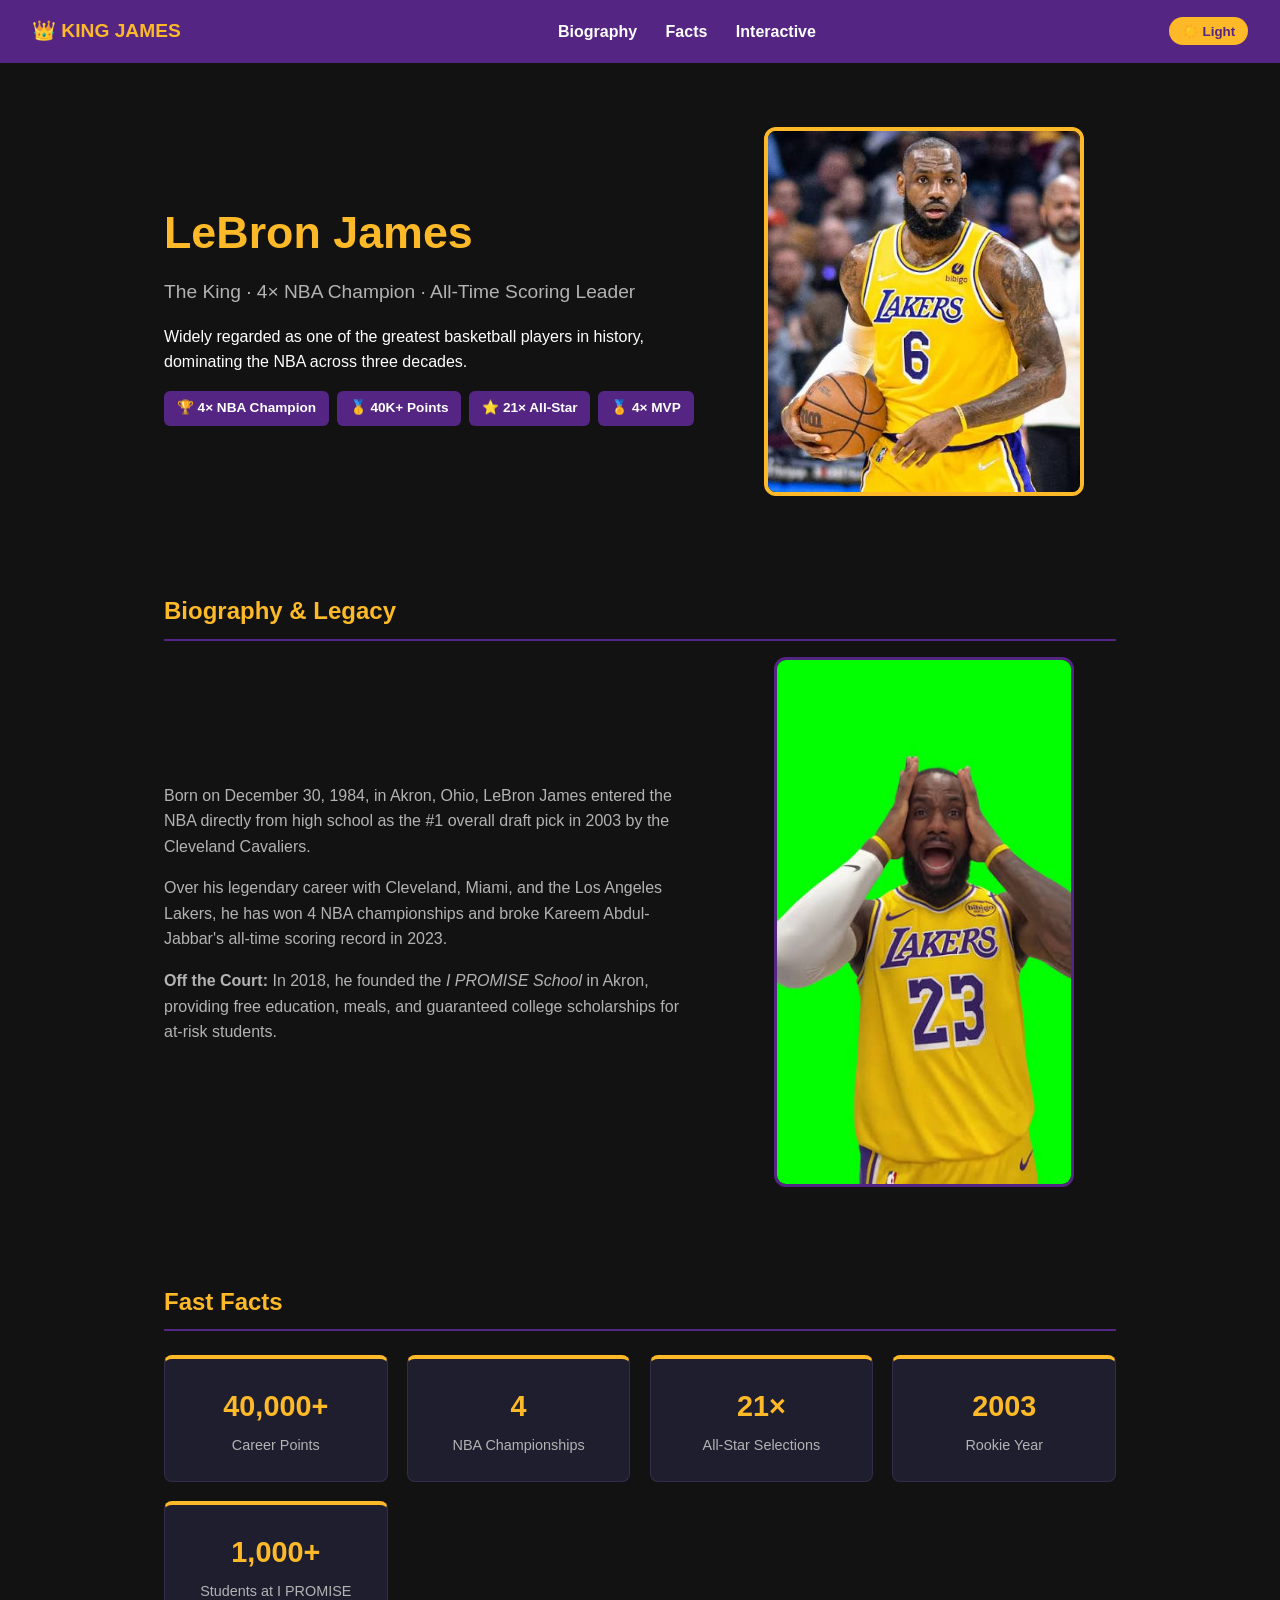
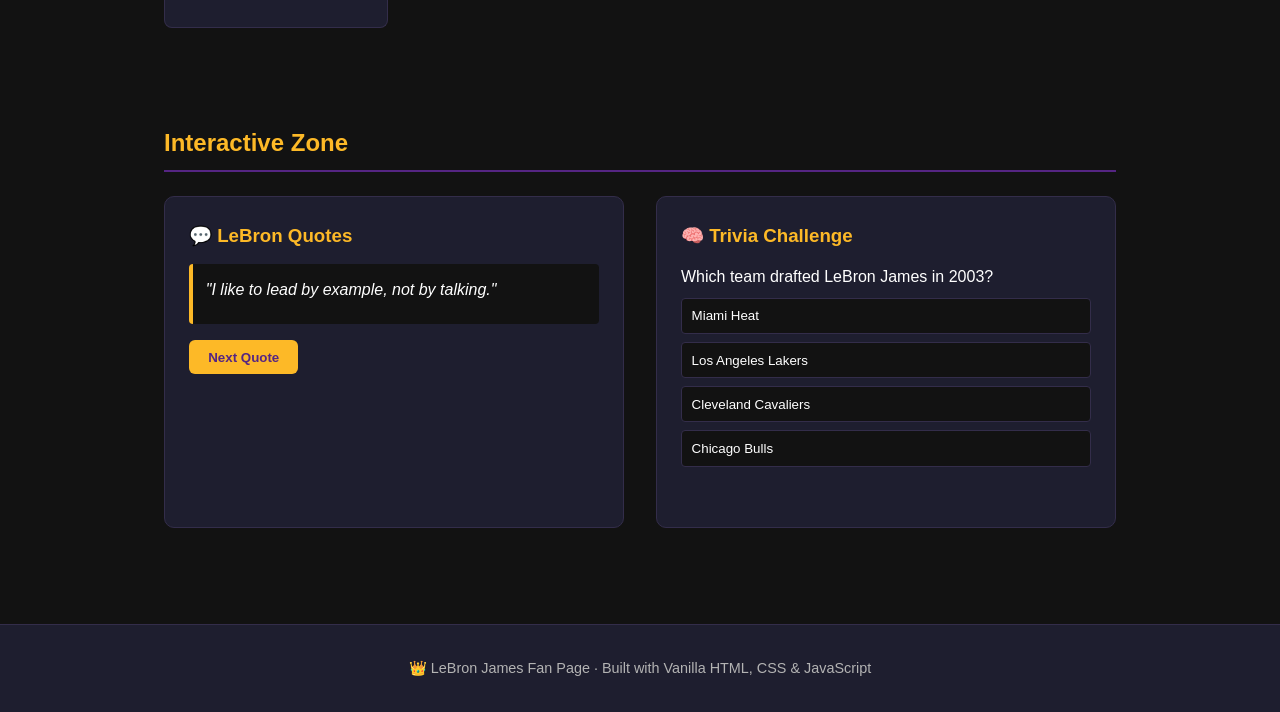
<file: fanpage.html>
<!DOCTYPE html>
<html lang="en" data-theme="dark">
<head>
  <meta charset="UTF-8" />
  <meta name="viewport" content="width=device-width, initial-scale=1.0" />
  <title>LeBron James — Fan Page</title>

  <style>
    /* =========================================================
       1. COLOR VARIABLES (Lakers Theme + Dark/Light Mode)
       ========================================================= */
    :root {
      --purple: #552583;
      --gold: #FDB927;
      
      /* Dark mode colors (default) */
      --bg: #121212;
      --card-bg: #1e1e2f;
      --text: #ffffff;
      --text-muted: #b3b3b3;
      --border: #332d4a;
    }

    [data-theme="light"] {
      /* Light mode colors */
      --bg: #f8f9fa;
      --card-bg: #ffffff;
      --text: #1a1a1a;
      --text-muted: #555555;
      --border: #e0e0e0;
    }

    /* =========================================================
       2. GLOBAL RESET & BASE STYLES
       ========================================================= */
    * {
      box-sizing: border-box;
      margin: 0;
      padding: 0;
    }

    body {
      font-family: Arial, sans-serif;
      background-color: var(--bg);
      color: var(--text);
      line-height: 1.6;
      transition: background-color 0.3s, color 0.3s;
    }

    /* Standard section spacing */
    section {
      padding: 3rem 1.5rem;
      max-width: 1000px;
      margin: 0 auto;
    }

    h2 {
      color: var(--gold);
      margin-bottom: 1rem;
      border-bottom: 2px solid var(--purple);
      padding-bottom: 0.5rem;
    }

    /* =========================================================
       3. NAVIGATION BAR
       ========================================================= */
    nav {
      background-color: var(--purple);
      padding: 1rem 2rem;
      display: flex;
      justify-content: space-between;
      align-items: center;
      position: sticky;
      top: 0;
      z-index: 10;
    }

    .nav-logo {
      color: var(--gold);
      font-weight: bold;
      font-size: 1.2rem;
      text-decoration: none;
    }

    .nav-links a {
      color: #ffffff;
      text-decoration: none;
      margin-left: 1.5rem;
      font-weight: bold;
    }

    .nav-links a:hover {
      color: var(--gold);
    }

    #theme-toggle {
      background: var(--gold);
      color: var(--purple);
      border: none;
      padding: 0.4rem 0.8rem;
      border-radius: 20px;
      cursor: pointer;
      font-weight: bold;
    }

    /* =========================================================
       4. HERO SECTION
       ========================================================= */
    #hero {
      display: flex;
      flex-wrap: wrap;
      align-items: center;
      justify-content: space-between;
      gap: 2rem;
      padding-top: 4rem;
    }

    .hero-text {
      flex: 1 1 450px;
    }

    .hero-text h1 {
      font-size: 2.8rem;
      color: var(--gold);
    }

    .hero-sub {
      font-size: 1.2rem;
      color: var(--text-muted);
      margin: 0.5rem 0 1rem;
    }

    .badges {
      display: flex;
      flex-wrap: wrap;
      gap: 0.5rem;
      margin-top: 1rem;
    }

    .badge {
      background-color: var(--purple);
      color: #ffffff;
      padding: 0.4rem 0.8rem;
      border-radius: 6px;
      font-size: 0.85rem;
      font-weight: bold;
    }

    .hero-image {
      flex: 1 1 300px;
      text-align: center;
    }

    .hero-image img {
      width: 100%;
      max-width: 320px;
      border-radius: 12px;
      border: 4px solid var(--gold);
      display: block;
      margin: 0 auto;
    }

    /* =========================================================
       5. BIOGRAPHY SECTION
       ========================================================= */
    .bio-container {
      display: flex;
      flex-wrap: wrap;
      gap: 2rem;
      align-items: center;
    }

    .bio-text {
      flex: 1 1 450px;
    }

    .bio-text p {
      margin-bottom: 1rem;
      color: var(--text-muted);
    }

    .bio-image {
      flex: 1 1 300px;
      text-align: center;
    }

    .bio-image img {
      width: 100%;
      max-width: 300px;
      border-radius: 12px;
      border: 3px solid var(--purple);
      display: block;
      margin: 0 auto;
    }

    /* =========================================================
       6. FAST FACTS (CSS Grid)
       ========================================================= */
    .facts-grid {
      display: grid;
      grid-template-columns: repeat(auto-fit, minmax(180px, 1fr));
      gap: 1.2rem;
      margin-top: 1.5rem;
    }

    .fact-card {
      background-color: var(--card-bg);
      border: 1px solid var(--border);
      border-top: 4px solid var(--gold);
      border-radius: 8px;
      padding: 1.5rem;
      text-align: center;
    }

    .fact-number {
      font-size: 1.8rem;
      font-weight: bold;
      color: var(--gold);
    }

    .fact-label {
      font-size: 0.9rem;
      color: var(--text-muted);
      margin-top: 0.3rem;
    }

    /* =========================================================
       7. INTERACTIVE FEATURES (Cards & Buttons)
       ========================================================= */
    .interactive-grid {
      display: grid;
      grid-template-columns: repeat(auto-fit, minmax(300px, 1fr));
      gap: 2rem;
      margin-top: 1.5rem;
    }

    .card {
      background-color: var(--card-bg);
      border: 1px solid var(--border);
      border-radius: 10px;
      padding: 1.5rem;
    }

    .card h3 {
      color: var(--gold);
      margin-bottom: 0.8rem;
    }

    /* Buttons */
    .btn {
      background-color: var(--gold);
      color: var(--purple);
      border: none;
      padding: 0.6rem 1.2rem;
      border-radius: 6px;
      font-weight: bold;
      cursor: pointer;
      margin-top: 1rem;
    }

    .btn:hover {
      opacity: 0.9;
    }

    /* Quote Box */
    #quote-box {
      font-style: italic;
      color: var(--text);
      min-height: 60px;
      padding: 0.8rem;
      background-color: var(--bg);
      border-left: 4px solid var(--gold);
      border-radius: 4px;
    }

    /* Trivia Options */
    .trivia-btn {
      display: block;
      width: 100%;
      text-align: left;
      background-color: var(--bg);
      color: var(--text);
      border: 1px solid var(--border);
      padding: 0.6rem;
      margin-top: 0.5rem;
      border-radius: 4px;
      cursor: pointer;
    }

    .trivia-btn:hover:not(:disabled) {
      border-color: var(--gold);
    }

    .trivia-btn.correct {
      background-color: #2e7d32;
      color: #ffffff;
    }

    .trivia-btn.wrong {
      background-color: #c62828;
      color: #ffffff;
    }

    #feedback {
      margin-top: 0.8rem;
      font-weight: bold;
      min-height: 24px;
    }

    /* =========================================================
       8. FOOTER
       ========================================================= */
    footer {
      background-color: var(--card-bg);
      text-align: center;
      padding: 2rem;
      border-top: 1px solid var(--border);
      color: var(--text-muted);
      font-size: 0.9rem;
      margin-top: 3rem;
    }
  </style>
</head>
<body>

  <!-- Navigation -->
  <nav>
    <a href="#hero" class="nav-logo">👑 KING JAMES</a>
    <div class="nav-links">
      <a href="#bio">Biography</a>
      <a href="#facts">Facts</a>
      <a href="#interactive">Interactive</a>
    </div>
    <button id="theme-toggle">☀️ Light</button>
  </nav>

  <!-- Hero Section -->
  <section id="hero">
    <div class="hero-text">
      <h1>LeBron James</h1>
      <p class="hero-sub">The King · 4× NBA Champion · All-Time Scoring Leader</p>
      <p>Widely regarded as one of the greatest basketball players in history, dominating the NBA across three decades.</p>
      
      <div class="badges">
        <span class="badge">🏆 4× NBA Champion</span>
        <span class="badge">🥇 40K+ Points</span>
        <span class="badge">⭐ 21× All-Star</span>
        <span class="badge">🏅 4× MVP</span>
      </div>
    </div>

    <div class="hero-image">
      <img src="img/images.jpg" alt="LeBron James Lakers" />
    </div>
  </section>

  <!-- Biography Section -->
  <section id="bio">
    <h2>Biography & Legacy</h2>
    <div class="bio-container">
      <div class="bio-text">
        <p>Born on December 30, 1984, in Akron, Ohio, LeBron James entered the NBA directly from high school as the #1 overall draft pick in 2003 by the Cleveland Cavaliers.</p>
        <p>Over his legendary career with Cleveland, Miami, and the Los Angeles Lakers, he has won 4 NBA championships and broke Kareem Abdul-Jabbar's all-time scoring record in 2023.</p>
        <p><strong>Off the Court:</strong> In 2018, he founded the <em>I PROMISE School</em> in Akron, providing free education, meals, and guaranteed college scholarships for at-risk students.</p>
      </div>

      <div class="bio-image">
        <img src="img/images (1).jpg" alt="LeBron James Celebration" />
      </div>
    </div>
  </section>

  <!-- Fast Facts Section -->
  <section id="facts">
    <h2>Fast Facts</h2>
    <div class="facts-grid">
      <div class="fact-card">
        <div class="fact-number">40,000+</div>
        <div class="fact-label">Career Points</div>
      </div>
      <div class="fact-card">
        <div class="fact-number">4</div>
        <div class="fact-label">NBA Championships</div>
      </div>
      <div class="fact-card">
        <div class="fact-number">21×</div>
        <div class="fact-label">All-Star Selections</div>
      </div>
      <div class="fact-card">
        <div class="fact-number">2003</div>
        <div class="fact-label">Rookie Year</div>
      </div>
      <div class="fact-card">
        <div class="fact-number">1,000+</div>
        <div class="fact-label">Students at I PROMISE</div>
      </div>
    </div>
  </section>

  <!-- Interactive Section -->
  <section id="interactive">
    <h2>Interactive Zone</h2>
    <div class="interactive-grid">

      <!-- Quote Generator -->
      <div class="card">
        <h3>💬 LeBron Quotes</h3>
        <div id="quote-box">"I like to lead by example, not by talking."</div>
        <button class="btn" id="quote-btn">Next Quote</button>
      </div>

      <!-- Trivia Quiz -->
      <div class="card">
        <h3>🧠 Trivia Challenge</h3>
        <p id="trivia-q">Which team drafted LeBron James in 2003?</p>
        <div id="trivia-options">
          <button class="trivia-btn" onclick="checkAnswer(this, false)">Miami Heat</button>
          <button class="trivia-btn" onclick="checkAnswer(this, false)">Los Angeles Lakers</button>
          <button class="trivia-btn" onclick="checkAnswer(this, true)">Cleveland Cavaliers</button>
          <button class="trivia-btn" onclick="checkAnswer(this, false)">Chicago Bulls</button>
        </div>
        <div id="feedback"></div>
      </div>

    </div>
  </section>

  <!-- Footer -->
  <footer>
    <p>👑 LeBron James Fan Page · Built with Vanilla HTML, CSS & JavaScript</p>
  </footer>

  <!-- JavaScript -->
  <script>
    // 1. Light / Dark Theme Toggle
    const themeBtn = document.getElementById('theme-toggle');
    const htmlTag = document.documentElement;

    themeBtn.addEventListener('click', function() {
      const currentTheme = htmlTag.getAttribute('data-theme');
      if (currentTheme === 'dark') {
        htmlTag.setAttribute('data-theme', 'light');
        themeBtn.textContent = '🌙 Dark';
      } else {
        htmlTag.setAttribute('data-theme', 'dark');
        themeBtn.textContent = '☀️ Light';
      }
    });

    // 2. Random Quote Generator
    const quotes = [
      "I like to lead by example, not by talking.",
      "You have to be able to accept failure to get better.",
      "Every day is a new opportunity to get better.",
      "Greatness is defined by how much you want to put into what you do.",
      "Don't be afraid of failure. This is the way to succeed."
    ];

    const quoteBox = document.getElementById('quote-box');
    const quoteBtn = document.getElementById('quote-btn');

    quoteBtn.addEventListener('click', function() {
      const randomIndex = Math.floor(Math.random() * quotes.length);
      quoteBox.textContent = `"${quotes[randomIndex]}"`;
    });

    // 3. Trivia Question Checker
    function checkAnswer(button, isCorrect) {
      const allButtons = document.querySelectorAll('.trivia-btn');
      const feedback = document.getElementById('feedback');

      // Disable buttons after answering
      allButtons.forEach(btn => btn.disabled = true);

      if (isCorrect) {
        button.classList.add('correct');
        feedback.textContent = '✅ Correct! Cleveland drafted him #1 overall in 2003.';
        feedback.style.color = '#2e7d32';
      } else {
        button.classList.add('wrong');
        feedback.textContent = '❌ Incorrect. The correct answer was Cleveland Cavaliers.';
        feedback.style.color = '#c62828';
      }
    }
  </script>

</body>
</html>
</file>
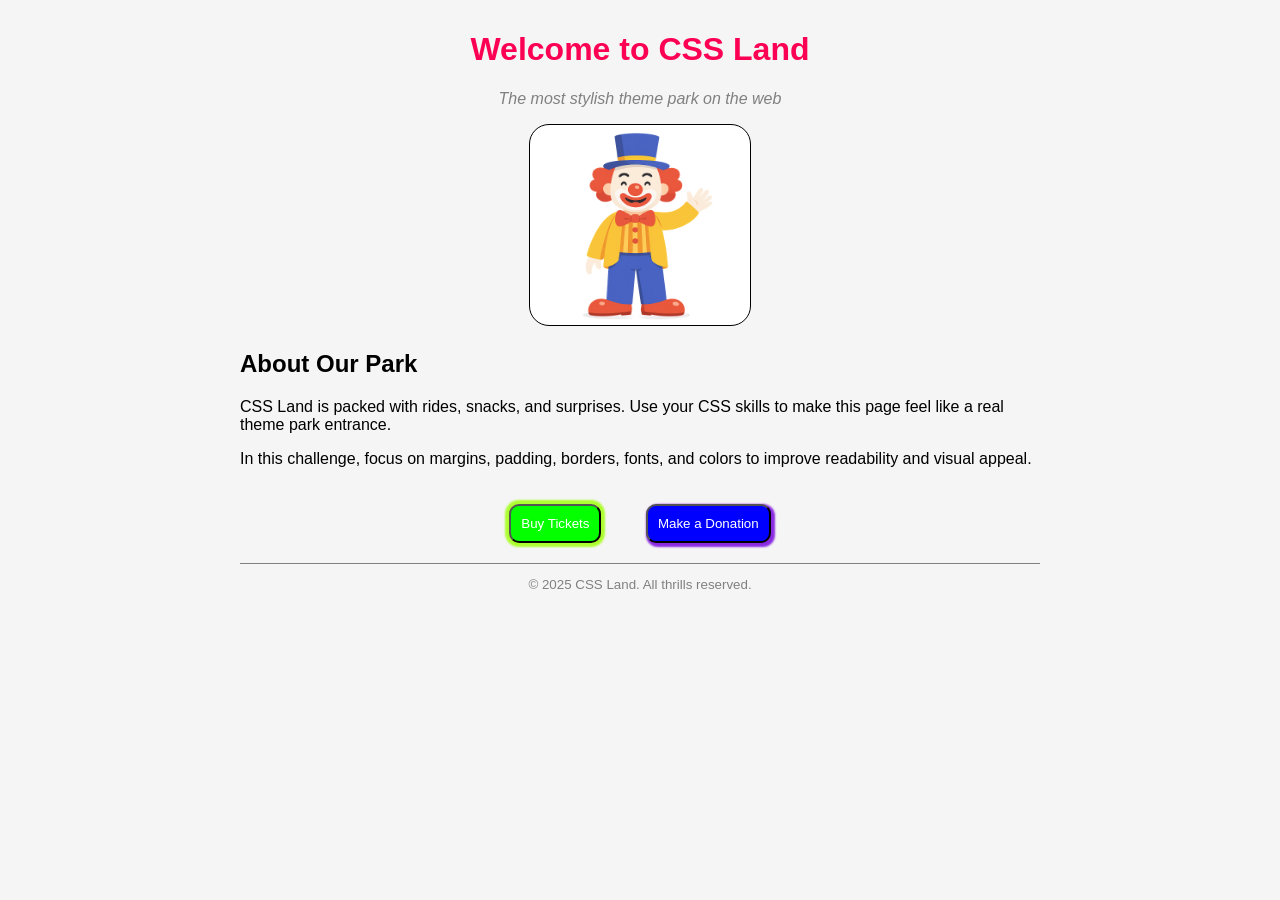
<file: Challenge1/home.html>
<!DOCTYPE html>
<html lang="en">
<head>
    <meta charset="UTF-8" />
    <meta name="viewport" content="width=device-width, initial-scale=1.0"/>
    <title>Challenge 1 - CSS Land - Welcome</title>
    <link rel="stylesheet" href="styles.css"/>
</head>
<body>

    <!-- DO NOT MODIFY HTML
         YOU MAY ONLY EDIT styles.css
    -->

    <div class="container">

        <header class="site-header">
            <h1>Welcome to <span class="park-name">CSS Land</span></h1>
            <p class="tagline">The most stylish theme park on the web</p>
        </header>

        <main>
            <section class="hero">
                <div class="mascot-placeholder" aria-label="Mascot placeholder" role="img">
                    <img id="mascot-image" src="mascot.png">
                </div>
            </section>

            <section class="about">
                <h2>About Our Park</h2>
                <p>CSS Land is packed with rides, snacks, and surprises. Use your CSS skills to make this
                    page feel like a real theme park entrance.
                </p>
                <p>In this challenge, focus on margins, padding, borders, fonts, and colors to improve
                    readability and visual appeal.
                </p>
            </section>

            <section class="actions">
                <button class="buy-tickets">Buy Tickets</button>
                <button class="make-donation">Make a Donation</button>
            </section>
        </main>

        <footer class="site-footer">
            <p>© 2025 CSS Land. All thrills reserved.</p>
        </footer>

    </div>

</body>
</html>
</file>
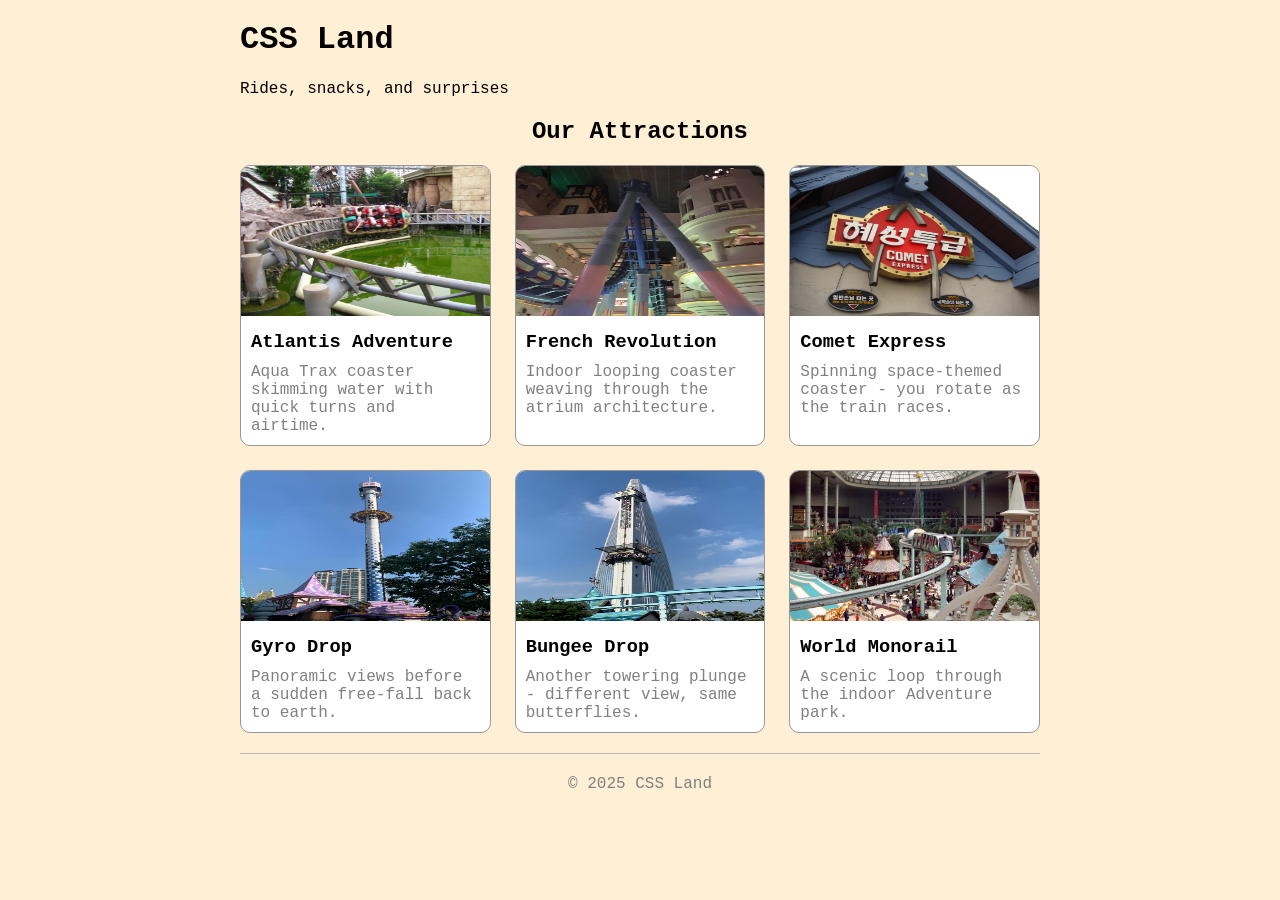
<file: Challenge2/home.html>
<!DOCTYPE html>
<html lang="en">
<head>
    <meta charset="UTF-8" />
    <meta name="viewport" content="width=device-width, initial-scale=1.0"/>
    <title>Challenge 2 - CSS Land - Attractions Gallery</title>
    <link rel="stylesheet" href="styles.css"/>
</head>
<body>

    <!-- DO NOT MODIFY home.html -->
    <!-- Add all styling in styles.css -->

    <div class="container">
        <header class="site-header">
            <h1>CSS Land</h1>
            <p class="tagline">Rides, snacks, and surprises</p>
        </header>

        <main>
            <section class="attractions">
                <h2>Our Attractions</h2>

                <div class="cards">
                    <article class="card">
                        <img src="images/atlantis.jpg" alt="Atlantis Adventure at Lotte World">
                        <h3>Atlantis Adventure</h3>
                        <p class="blurb">Aqua Trax coaster skimming water with quick turns and airtime.</p>
                    </article>

                    <article class="card">
                        <img src="images/french.jpg" alt="French Revolution indoor coaster">
                        <h3>French Revolution</h3>
                        <p class="blurb">Indoor looping coaster weaving through the atrium architecture.</p>
                    </article>

                    <article class="card">
                        <img src="images/comet.jpg" alt="Comet Express at Lotte World">
                        <h3>Comet Express</h3>
                        <p class="blurb">Spinning space-themed coaster - you rotate as the train races.</p>
                    </article>

                    <article class="card">
                        <img src="images/gyro.jpg" alt="Gyro Drop tower ride at Lotte World">
                        <h3>Gyro Drop</h3>
                        <p class="blurb">Panoramic views before a sudden free-fall back to earth.</p>
                    </article>

                    <article class="card">
                        <img src="images/bungee.jpg" alt="Bungee Drop at Lotte World">
                        <h3>Bungee Drop</h3>
                        <p class="blurb">Another towering plunge - different view, same butterflies.</p>
                    </article>

                    <article class="card">
                        <img src="images/monorail.jpg" alt="World Monorail at Lotte World Adventure">
                        <h3>World Monorail</h3>
                        <p class="blurb">A scenic loop through the indoor Adventure park.</p>
                    </article>
                </div>
            </section>
        </main>

        <footer class="site-footer">
            <p>© 2025 CSS Land</p>
        </footer>
    </div>

</body>
</html>
</file>
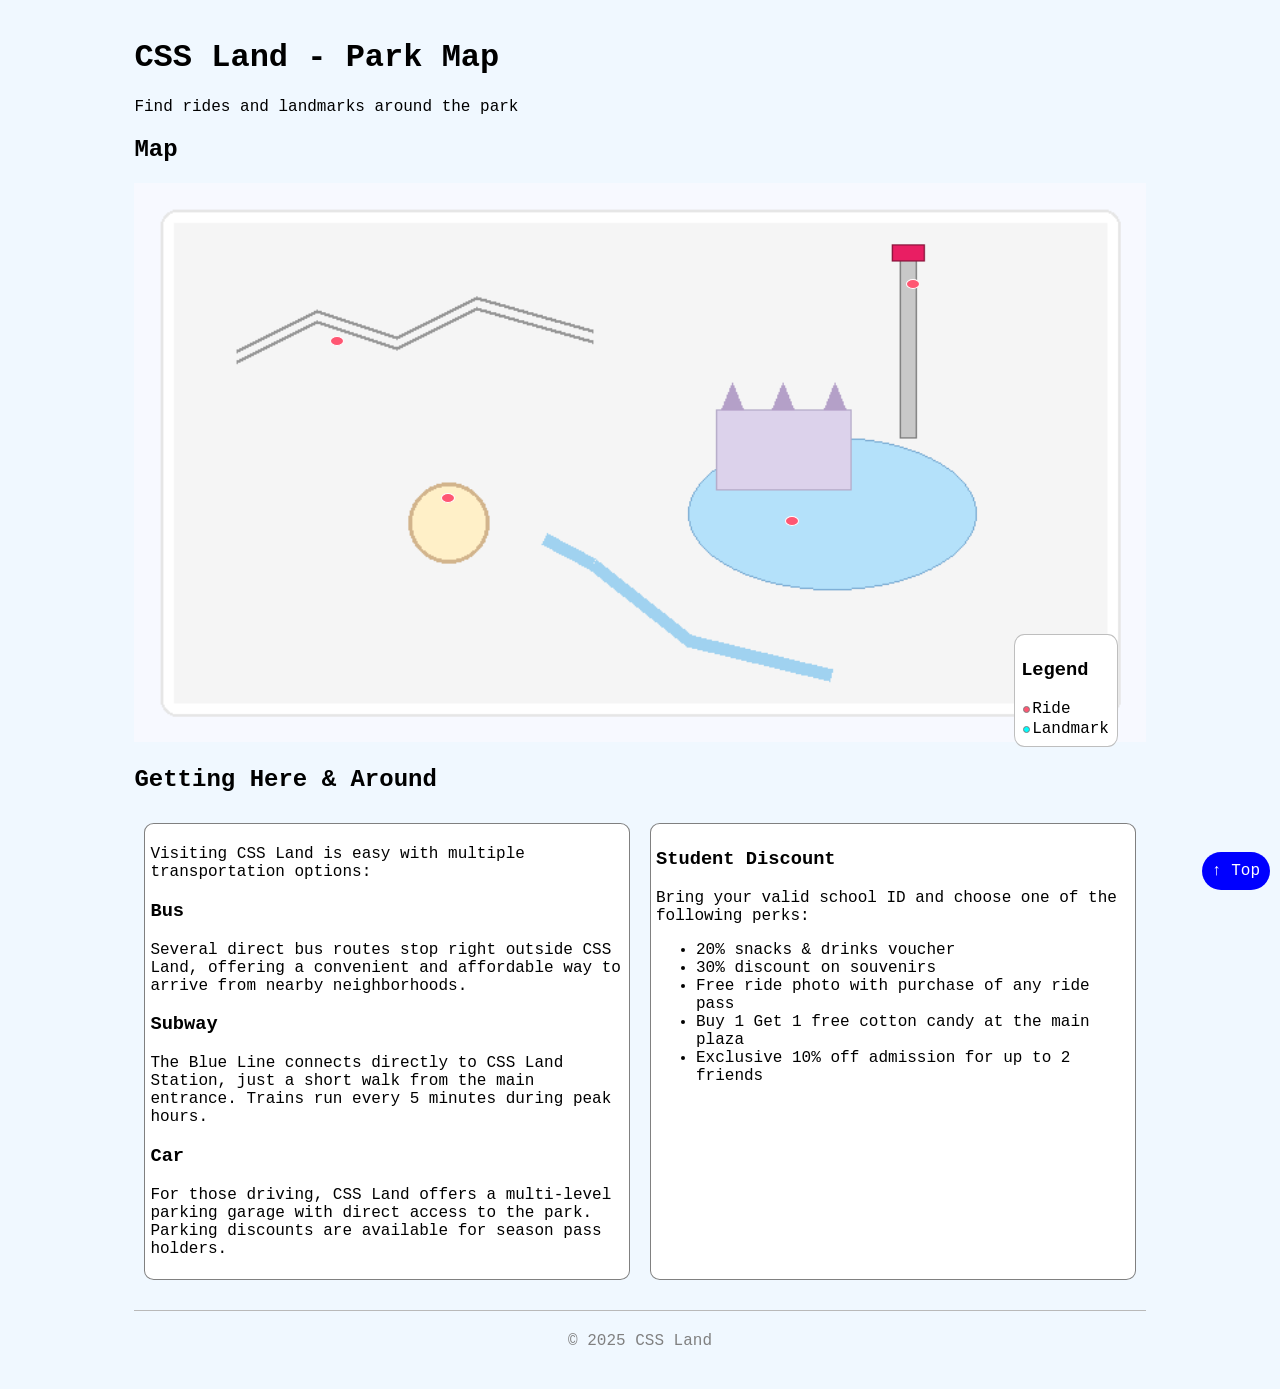
<file: Challenge3/home.html>
<!DOCTYPE html>
<html lang="en">
<head>
    <meta charset="UTF-8" />
    <meta name="viewport" content="width=device-width, initial-scale=1.0"/>
    <title>Challenge 3 - CSS Land - Park Map</title>
    <link rel="stylesheet" href="styles.css"/>
</head>
<body id="top">
    <!-- DO NOT MODIFY home.html -->
    <!-- Add all your styles in styles.css -->

    <div class="container">
        <header class="site-header">
            <h1>CSS Land - Park Map</h1>
            <p class="tagline">Find rides and landmarks around the park</p>
        </header>

        <main>
            <section class="map-section">
                <h2>Map</h2>

                <!-- Map wrapper: make this the positioning context -->
                <div class="map-wrapper">
                    <!-- Map image -->
                    <img class="park-map" src="map.png" alt="CSS Land Park Map">

                    <!-- Attraction markers (place precisely on the map) -->
                    <button class="marker" id="marker-atlantis" aria-label="Atlantis Adventure">
                        <span class="tooltip">Atlantis Adventure</span>
                    </button>

                    <button class="marker" id="marker-gyro" aria-label="Gyro Drop">
                        <span class="tooltip">Gyro Drop</span>
                    </button>

                    <button class="marker" id="marker-carousel" aria-label="Carousel Dreams">
                        <span class="tooltip">Carousel Dreams</span>
                    </button>

                    <button class="marker" id="marker-river" aria-label="River Rapids">
                        <span class="tooltip">River Rapids</span>
                    </button>

                    <!-- Legend box pinned to map corner -->
                    <aside class="legend">
                        <h3>Legend</h3>
                        <ul>
                            <li><span class="dot ride"></span> Ride</li>
                            <li><span class="dot landmark"></span> Landmark</li>
                        </ul>
                    </aside>
                </div>
            </section>

            <section class="transport">
                <h2>Getting Here & Around</h2>
                <div class="transport-columns">
                    <!-- Left column: Transportation info -->
                    <div class="transport-info">
                        <p>Visiting CSS Land is easy with multiple transportation options:</p>

                        <h3>Bus</h3>
                        <p>Several direct bus routes stop right outside CSS Land, offering a convenient and affordable way to arrive from nearby neighborhoods.</p>

                        <h3>Subway</h3>
                        <p>The Blue Line connects directly to CSS Land Station, just a short walk from the main entrance. Trains run every 5 minutes during peak hours.</p>

                        <h3>Car</h3>
                        <p>For those driving, CSS Land offers a multi-level parking garage with direct access to the park. Parking discounts are available for season pass holders.</p>
                    </div>

                    <!-- Right column: Student discount info -->
                    <div class="transport-discounts">
                        <h3>Student Discount</h3>
                        <p>Bring your valid school ID and choose one of the following perks:</p>
                        <ul>
                            <li>20% snacks & drinks voucher</li>
                            <li>30% discount on souvenirs</li>
                            <li>Free ride photo with purchase of any ride pass</li>
                            <li>Buy 1 Get 1 free cotton candy at the main plaza</li>
                            <li>Exclusive 10% off admission for up to 2 friends</li>
                        </ul>
                    </div>
                </div>
            </section>

        </main>

        <!-- Fixed Back to Top button -->
        <a href="#top" class="back-to-top" aria-label="Back to top">↑ Top</a>

        <footer class="site-footer">
            <p>© 2025 CSS Land</p>
        </footer>
    </div>
</body>
</html>
</file>
<file: Challenge1/styles.css>
/* styles.css - Challenge #1 (Skeleton) */

body{
    font-family: Arial, Helvetica, sans-serif;
    background-color: whitesmoke;
    color: black;
    margin: 0%;

}

.site-header{
    color: rgb(252, 0, 84);
    font-weight: bolder;
}
.tagline{
    color: grey;
    font-style: italic;
    font-weight: lighter;
}
.container{
    text-align: center;
    padding: 10px;
    max-width: 800px;

    width:90%;
    height:90%;
    margin: 0 auto;
}   
h2.about {
    line-height: 10px;

}
#mascot-image{
    width: 220px;
   height: 200px;
   border: 1px solid black;
   border-radius: 20px;
   background-color: white;

}

.about{
    text-align: left;
}
button{
    color: white;
    padding: 10px;
    border-radius: 10px;
    margin: 20px;
}
.buy-tickets{
    background-color: #04ff00;
    box-shadow: 0px 0px 2px 4px greenyellow;

}
button:hover{
    cursor: pointer;
}
.buy-tickets:hover{
    background-color: #028000;
}
.make-donation{
    background-color: blue;
    box-shadow: 2px 2px 2px 2px blueviolet;

}
.make-donation:hover{
    background-color: rgb(0, 0, 111);

}

.site-footer{
    font-size: smaller;
    color: grey;
    border-top: 1px solid grey;
}
</file>
<file: Challenge2/styles.css>
/* styles.css - Challenge #2 (Skeleton: Rides Gallery) */


/* 0) Base page */
body {
    font-family: 'Courier New', Courier, monospace;
    background-color: papayawhip;
    height: 100%;

}

/* 1) Container */
.container{
       margin: 0 auto;
    max-width: 800px;

}

/* 2) Section heading */
.attractions h2 {
    font-weight: bolder !important;
    text-align: center;


}

/* 3) Cards wrapper (center all cards horizontally) */
.cards {
    display: flex;
    flex-wrap: wrap;

    gap: 1.5rem;
    margin: 0 auto;
}

/* 4) Card (size, spacing, border, rounded corners) */
.card {
    border-radius: 10px;
    flex: 1 1 220px;
    overflow: hidden;
    background-color: white;
    border: 1px solid rgb(150, 150, 150);

}

/* 5) Card text (h3 title, paragraph blurb) */

.card h3{
    margin: 10px;

}
.card .blurb {

    color: grey;
    margin: 10px;


}


/* 6) Card image (fit within card, centered) */
.card img {
    width: 100%;
    height: 150px;
}

/* 7) Hover state: change border to green, then make it wigglew */
@keyframes wiggle {
    0%   { transform: rotate(0deg); }
    25%  { transform: rotate(3deg); }
    50%  { transform: rotate(-3deg); }
    75%  { transform: rotate(2deg); }
    100% { transform: rotate(0deg); }
}

.card:hover{
    animation: wiggle 0.4s;
}

/* 8) Footer */

.site-footer{
    text-align: center;
    color: grey;
    border-top: 0.5px solid rgb(185, 185, 185);
    margin-top: 20px;
    padding:5px
}
</file>
<file: Challenge3/styles.css>
/* styles.css - Challenge #3 (Skeleton: Park Map - Positioning) */


/* 0) Base page (font, background, text color, remove default margins) */
body{
   background-color: aliceblue;
   color: black;
   font-family: 'Courier New', Courier, monospace;
}

/* 1) Container (center, max-width, padding) */
.container{
       margin: 0 auto;
       width:80%;
       padding: 10px;

}

/* 2) Map section heading (spacing, readability) */
.map-section h2 {
   font-size: 1.5rem

   ;}

/* 3) Map wrapper
   - Make this the positioning context for absolute children (hint: relative).
   - Ensure it doesn't overflow horizontally.
*/
.map-wrapper{
   overflow:hidden;
   position: relative
}

/* 4) Map image
   - Keep it responsive inside the container (full width of wrapper, auto height).
*/

.park-map {
   height: auto;
   width:100%

}

/* 5) Markers
   - Style as small circular buttons (size, color, border-radius).
   - Absolutely position them using top/left percentages so they sit over the map.
   - Center each marker over its coordinates (hint: translate).
   - Ensure markers appear ABOVE the map (z-index).
*/
.marker{
   position: absolute;
   width: 10px;
   height: 10px;
   background-color: rgb(255, 86, 114);
   border: 1px solid white;
   border-radius: 50%;
   transform:translate(-50%, -50%);
}
#marker-atlantis{
   top:28%;
   left: 20%;
}
#marker-gyro{
top: 18%;
left: 77%;
}
#marker-carousel{top: 56%;
left: 31%;
}
#marker-river{top: 60%;left: 65%;}
/* 6) Tooltips
   - Hidden by default; visible on hover of the marker.
   - Small label box above the marker (position absolute relative to marker).
   - Add a subtle background, border, and rounded corners.
   - Raise above map and marker with z-index.
*/
.tooltip{
   visibility: hidden;
}
.marker:hover .tooltip{
   visibility: visible;
}
/* 7) Legend box
   - Position absolute INSIDE the map wrapper, bottom-right corner.
   - Add background, padding, small rounded corners.
   - Keep text legible and compact.
*/
.legend{
   position: absolute;
   top: 80%;
   left: 87%;
   background-color: white;
   border-radius: 10%;
   padding: 6px;
   border: 1px solid rgb(190, 190, 190);
}

.dot{
   width: 5px;
   height: 5px;
   border: 1px solid grey;
    display: inline-block;
   border-radius: 50%;
}

.legend li {
    display: flex;
    align-items: center;
    gap: 2px;
    margin: 2px
}

.legend ul {
    padding: 0;
    margin: 0;
}
.dot.ride{
   background-color: rgb(255, 86, 114);
}
.dot.landmark{
   background-color: aqua;
}

.map-wrapper .park-map { z-index: 1; }
.marker { z-index: 2; }
.legend { z-index: 3; }

.tooltip { z-index: 4; }
.back-to-top{z-index: 5;}
/* 8) Fixed Back to Top button
   - Position fixed at bottom-right of viewport.
   - Visible at all times.
   - Style as a small pill button.
   - Keep above everything with z-index.
*/
.back-to-top{
   background-color: blue;
   color: white;
   border-radius: 100px;
   padding: 10px;
   position: fixed;
   right:10px;
    text-decoration: none;
   bottom: 10px;


}


/* 9) Footer (muted, centered) */


.site-footer{
    text-align: center;
    color: grey;
    border-top: 0.5px solid rgb(185, 185, 185);
    margin-top: 20px;
    padding:5px
}
/* 10) Getting Here & Around section styling  */

.transport-columns{
   display: flex;
   

}
.transport-info, .transport-discounts{
   flex:1 220px;
   background-color: white;
   margin: 10px;
   padding: 5px;
   border: 1px solid grey;
   border-radius: 2%;
  
}
</file>
